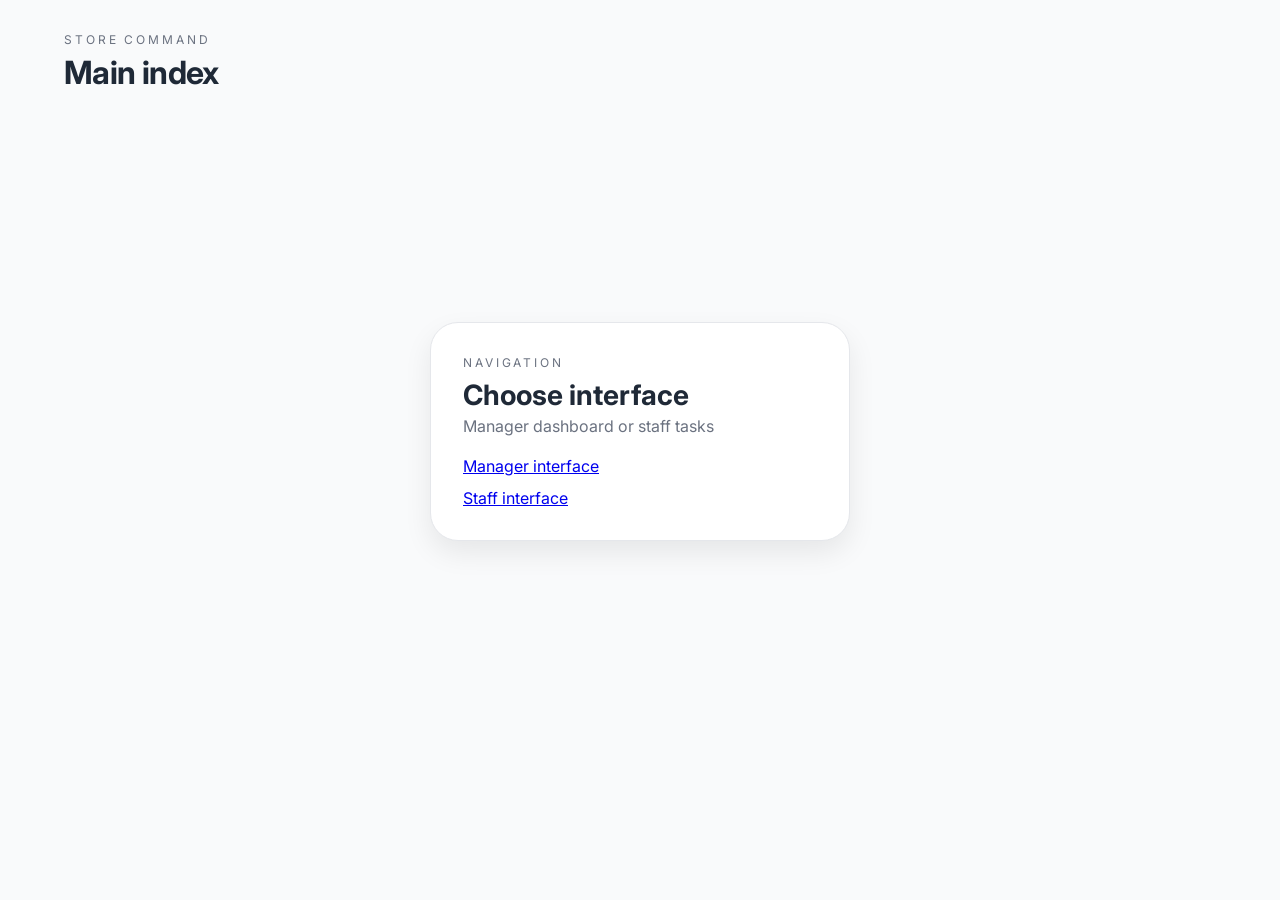
<file: index.html>
<!DOCTYPE html>
<html lang="en">
	<head>
		<meta charset="UTF-8" />
		<meta name="viewport" content="width=device-width, initial-scale=1.0" />
		<title>Store Command</title>
		<meta http-equiv="refresh" content="0; url=main/home.html" />
		<style>
			body {
				margin: 0;
				display: grid;
				place-items: center;
				min-height: 100vh;
				font-family: system-ui, sans-serif;
				background: #f9fafb;
				color: #6b7280;
			}
		</style>
	</head>
	<body>
		<p>Redirecting… <a href="main/home.html">Click here if not redirected</a></p>
		<script>
			window.location.replace("main/home.html");
		</script>
	</body>
</html>
</file>
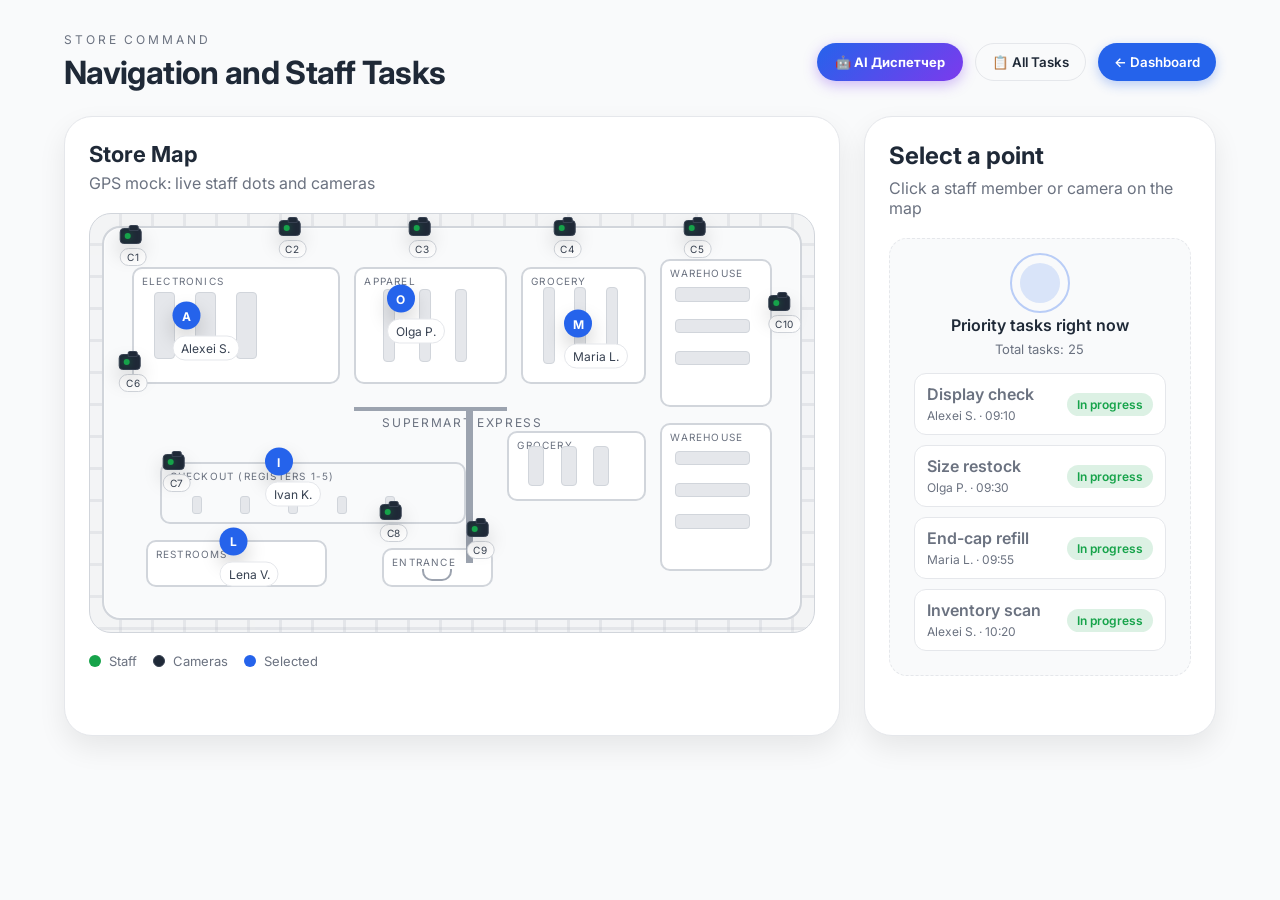
<file: map tracking/index.html>
<!DOCTYPE html>
<html lang="ru">
	<head>
		<meta charset="UTF-8" />
		<meta name="viewport" content="width=device-width, initial-scale=1.0" />
		<title>Navigation and Staff Tasks</title>
		<link rel="stylesheet" href="style.css" />
	</head>
	<body>
		<div class="app">
			<header class="topbar" id="appHeader">
				<div>
					<p class="eyebrow">Store Command</p>
					<h1>Navigation and Staff Tasks</h1>
				</div>
				<div class="topbar-actions">
					<button class="btn-dispatch" id="openDispatcher">🤖 AI Диспетчер</button>
					<button class="ghost" id="openAllTasks">📋 All Tasks</button>
					<button class="primary" id="backToDashboard">← Dashboard</button>
				</div>
			</header>

			<section class="view" id="managerView">
				<main class="layout">
					<section class="map-card">
						<div class="map-view" id="mapView">
							<div class="map-header">
								<div>
									<h2>Store Map</h2>
									<p>GPS mock: live staff dots and cameras</p>
								</div>
							</div>

							<div class="map" id="managerMap">
								<div class="map-grid"></div>
								<div class="blueprint">
									<div class="store-title">SuperMart Express</div>
									<div class="room electronics" style="--x: 4%; --y: 10%; --w: 30%; --h: 30%;">
										<span class="room-label">Electronics</span>
										<div class="aisle" style="--x: 10%; --y: 20%; --w: 10%; --h: 60%;"></div>
										<div class="aisle" style="--x: 30%; --y: 20%; --w: 10%; --h: 60%;"></div>
										<div class="aisle" style="--x: 50%; --y: 20%; --w: 10%; --h: 60%;"></div>
									</div>
									<div class="room apparel" style="--x: 36%; --y: 10%; --w: 22%; --h: 30%;">
										<span class="room-label">Apparel</span>
										<div class="aisle" style="--x: 18%; --y: 18%; --w: 8%; --h: 64%;"></div>
										<div class="aisle" style="--x: 42%; --y: 18%; --w: 8%; --h: 64%;"></div>
										<div class="aisle" style="--x: 66%; --y: 18%; --w: 8%; --h: 64%;"></div>
									</div>
									<div class="room grocery" style="--x: 60%; --y: 10%; --w: 18%; --h: 30%;">
										<span class="room-label">Grocery</span>
										<div class="aisle" style="--x: 16%; --y: 16%; --w: 10%; --h: 68%;"></div>
										<div class="aisle" style="--x: 42%; --y: 16%; --w: 10%; --h: 68%;"></div>
										<div class="aisle" style="--x: 68%; --y: 16%; --w: 10%; --h: 68%;"></div>
									</div>
									<div class="room warehouse" style="--x: 80%; --y: 8%; --w: 16%; --h: 38%;">
										<span class="room-label">Warehouse</span>
										<div class="aisle" style="--x: 12%; --y: 18%; --w: 70%; --h: 10%;"></div>
										<div class="aisle" style="--x: 12%; --y: 40%; --w: 70%; --h: 10%;"></div>
										<div class="aisle" style="--x: 12%; --y: 62%; --w: 70%; --h: 10%;"></div>
									</div>
									<div class="room grocery" style="--x: 58%; --y: 52%; --w: 20%; --h: 18%;">
										<span class="room-label">Grocery</span>
										<div class="aisle" style="--x: 14%; --y: 20%; --w: 12%; --h: 60%;"></div>
										<div class="aisle" style="--x: 38%; --y: 20%; --w: 12%; --h: 60%;"></div>
										<div class="aisle" style="--x: 62%; --y: 20%; --w: 12%; --h: 60%;"></div>
									</div>
									<div class="room warehouse" style="--x: 80%; --y: 50%; --w: 16%; --h: 38%;">
										<span class="room-label">Warehouse</span>
										<div class="aisle" style="--x: 12%; --y: 18%; --w: 70%; --h: 10%;"></div>
										<div class="aisle" style="--x: 12%; --y: 40%; --w: 70%; --h: 10%;"></div>
										<div class="aisle" style="--x: 12%; --y: 62%; --w: 70%; --h: 10%;"></div>
									</div>
									<div class="checkout" style="--x: 8%; --y: 60%; --w: 44%; --h: 16%;">
										<span class="room-label">Checkout (Registers 1-5)</span>
										<div class="register" style="--x: 10%; --y: 55%;"></div>
										<div class="register" style="--x: 26%; --y: 55%;"></div>
										<div class="register" style="--x: 42%; --y: 55%;"></div>
										<div class="register" style="--x: 58%; --y: 55%;"></div>
										<div class="register" style="--x: 74%; --y: 55%;"></div>
									</div>
									<div class="room restrooms" style="--x: 6%; --y: 80%; --w: 26%; --h: 12%;">
										<span class="room-label">Restrooms</span>
									</div>
									<div class="entrance" style="--x: 40%; --y: 82%; --w: 16%; --h: 10%;">
										<span class="room-label">Entrance</span>
										<div class="door"></div>
									</div>
									<div class="wall wall-v" style="--x: 52%; --y: 46%; --w: 1%; --h: 40%;"></div>
									<div class="wall wall-h" style="--x: 36%; --y: 46%; --w: 22%; --h: 1%;"></div>
								</div>
								<div class="markers" id="managerMarkers"></div>
							</div>

							<div class="legend" id="legend">
								<div class="legend-item">
									<span class="dot employee"></span>
									Staff
								</div>
								<div class="legend-item">
									<span class="dot camera"></span>
									Cameras
								</div>
								<div class="legend-item">
									<span class="dot focus"></span>
									Selected
								</div>
							</div>
						</div>

						<div class="tasks-panel" id="tasksView">
							<div class="tasks-panel-header">
								<div>
									<h2>All tasks</h2>
									<p>Status, assignee, and quick filters</p>
								</div>
								<button class="ghost bright" id="closeTasksPanel">Back to map</button>
							</div>

							<div class="filters">
								<input type="text" id="searchInput" placeholder="Search by title" />
								<select id="assigneeFilter">
									<option value="">All assignees</option>
								</select>
								<select id="statusFilter">
									<option value="">All statuses</option>
									<option value="active">In progress</option>
									<option value="pending">Pending</option>
									<option value="done">Done</option>
								</select>
							</div>

							<div class="tasks-table" id="tasksTable"></div>
						</div>
					</section>

					<aside class="side-panel" id="sidePanel">
						<div class="panel-header">
							<h2 id="panelTitle">Select a point</h2>
							<p id="panelSubtitle">Click a staff member or camera on the map</p>
						</div>

						<div class="panel-content" id="panelContent">
							<div class="placeholder">
								<div class="pulse"></div>
								<p class="placeholder-title">Priority tasks right now</p>
								<p class="placeholder-subtitle" id="tasksSummary">Total tasks: 0</p>
								<div class="priority-list" id="priorityList"></div>
							</div>
						</div>
					</aside>
				</main>
			</section>
		</div>

		<!-- All Tasks Modal -->
		<div class="all-tasks-overlay hidden" id="allTasksOverlay">
			<div class="all-tasks-modal">
				<div class="all-tasks-header">
					<div>
						<h2>📋 All Assigned Tasks</h2>
						<p>Tasks distributed to all staff members</p>
					</div>
					<button class="ghost" id="closeAllTasks">✕ Close</button>
				</div>
				<div class="all-tasks-filters">
					<input type="text" id="allTasksSearch" placeholder="🔍 Search tasks..." />
					<select id="allTasksEmployee">
						<option value="">All employees</option>
					</select>
					<select id="allTasksStatus">
						<option value="">All statuses</option>
						<option value="active">In progress</option>
						<option value="pending">Pending</option>
						<option value="done">Done</option>
					</select>
				</div>
				<div class="all-tasks-body" id="allTasksBody"></div>
			</div>
		</div>

		<!-- AI Dispatcher Panel -->
		<div class="dispatcher-overlay hidden" id="dispatcherPanel">
			<div class="dispatcher-modal">
				<div class="disp-header">
					<div>
						<h2 class="disp-title">🤖 AI Диспетчер задач</h2>
						<p class="disp-subtitle">Gemini анализирует доступность и расположение сотрудников на карте</p>
					</div>
					<button class="disp-close" id="closeDispatcher">✕</button>
				</div>
				<div class="disp-mode-bar">
					<span class="disp-mode-label">Режим:</span>
					<div class="disp-mode-btns">
						<button class="disp-mode-btn active" data-mode="proximity">📍 По близости</button>
						<button class="disp-mode-btn" data-mode="balance">⚖️ Равномерно</button>
					</div>
					<button class="btn-assign-all primary" id="assignAllBtn">⚡ Назначить всё</button>
				</div>
				<div class="disp-body">
					<div class="disp-section">
						<h3 class="disp-section-title">👥 Сотрудники</h3>
						<div class="disp-emp-grid" id="dispatchEmpGrid"></div>
					</div>
					<div class="disp-section">
						<h3 class="disp-section-title">📋 Нераспределённые задачи</h3>
						<div class="disp-task-list" id="dispatchTaskList"></div>
					</div>
				</div>
			</div>
		</div>

		<script src="../data.js"></script>
		<script src="script.js"></script>
		<script src="dispatcher.js"></script>
	</body>
</html>
</file>
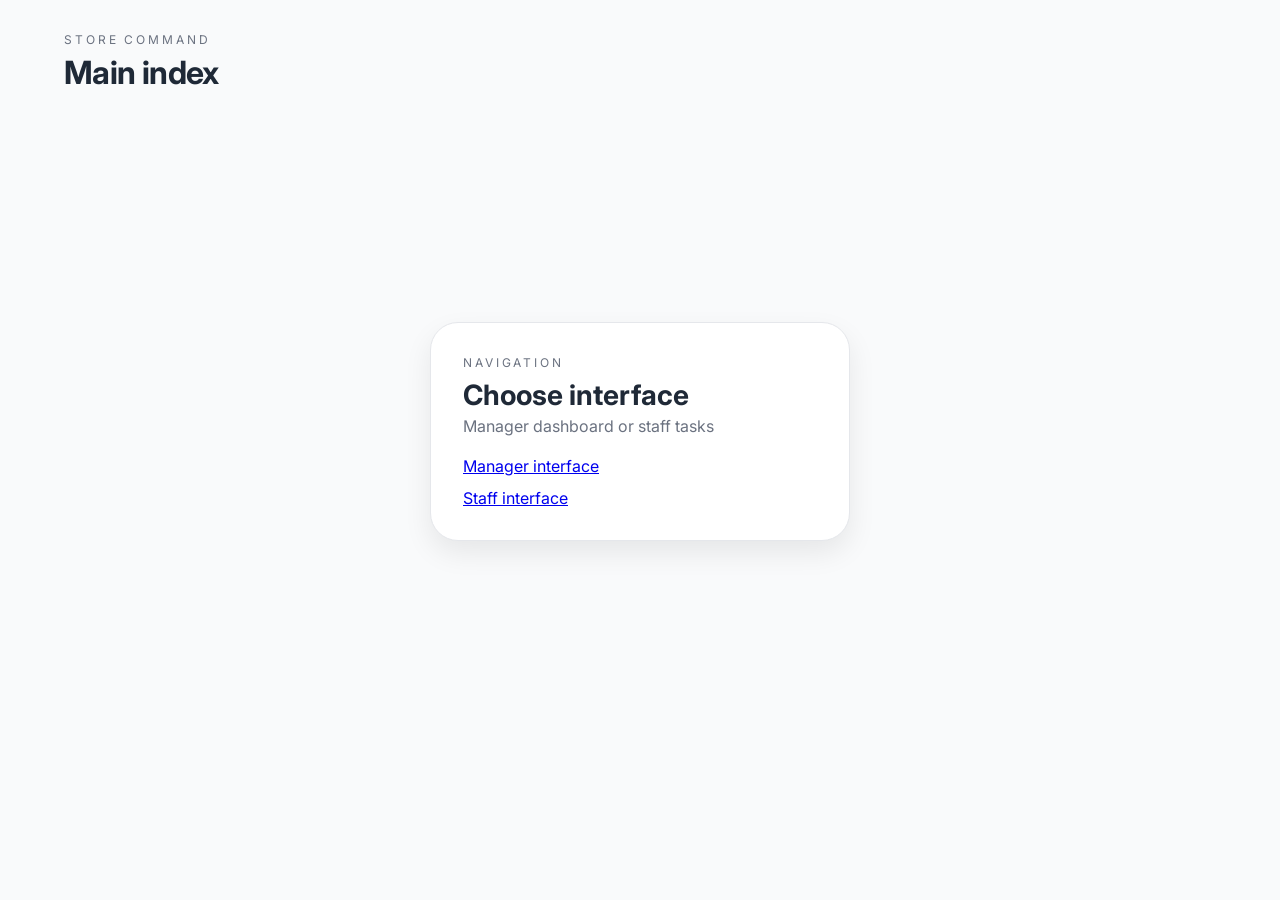
<file: main/home.html>
<!DOCTYPE html>
<html lang="ru">
	<head>
		<meta charset="UTF-8" />
		<meta name="viewport" content="width=device-width, initial-scale=1.0" />
		<title>Main index</title>
		<link rel="stylesheet" href="home.css" />
	</head>
	<body>
		<div class="app">
			<header class="topbar">
				<div>
					<p class="eyebrow">Store Command</p>
					<h1>Main index</h1>
				</div>
			</header>

			<section class="auth">
				<div class="auth-card">
					<p class="eyebrow">Navigation</p>
					<h2>Choose interface</h2>
					<p class="auth-subtitle">Manager dashboard or staff tasks</p>
					<div class="auth-actions">
						<a class="primary" href="../dashboard/dashboard.html">Manager interface</a>
						<a class="ghost" href="../staff interface/staff.html">Staff interface</a>
					</div>
				</div>
			</section>
		</div>
	</body>
</html>


<!-- ззз -->
</file>
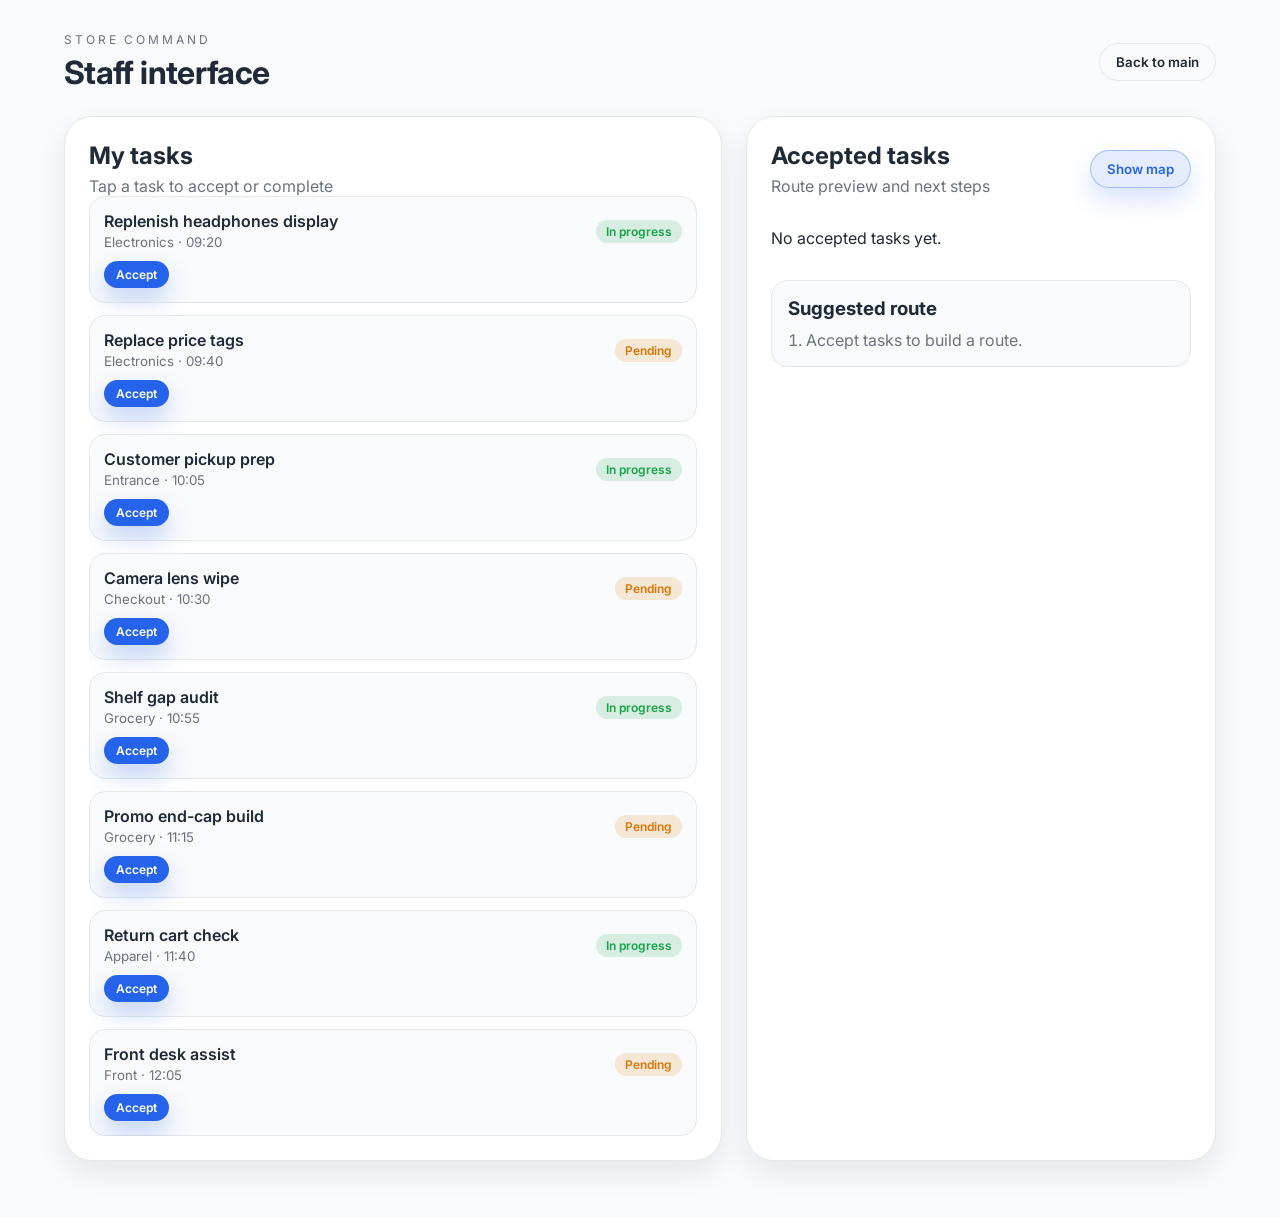
<file: staff interface/staff.html>
<!DOCTYPE html>
<html lang="ru">
	<head>
		<meta charset="UTF-8" />
		<meta name="viewport" content="width=device-width, initial-scale=1.0" />
		<title>Staff interface</title>
		<link rel="stylesheet" href="staff.css" />
	</head>
	<body>
		<div class="app">
			<header class="topbar">
				<div>
					<p class="eyebrow">Store Command</p>
					<h1>Staff interface</h1>
				</div>
				<div class="topbar-actions">
					<button class="ghost" id="backToMain">Back to main</button>
				</div>
			</header>

			<section class="view" id="employeeView">
				<div class="employee-layout">
					<section class="employee-left">
						<div class="employee-header">
							<div>
								<h2>My tasks</h2>
								<p>Tap a task to accept or complete</p>
							</div>
						</div>

						<div class="employee-view" id="employeeTasksView">
							<div class="task-list" id="employeeTaskList"></div>
						</div>

						<div class="employee-view hidden" id="employeeMapView">
							<div class="map-toolbar">
								<div>
									<h3>Product search</h3>
									<p>Find by name or SKU and highlight on map</p>
								</div>
								<div class="search-fields">
									<input type="text" id="productName" placeholder="Product name" />
									<input type="text" id="productId" placeholder="Product ID" />
									<button class="ghost" id="clearProduct">Clear</button>
								</div>
								<p class="search-result" id="productResult">No product selected.</p>
							</div>

							<div class="map map-employee" id="employeeMap">
								<div class="map-grid"></div>
								<div class="blueprint">
									<div class="store-title">SuperMart Express</div>
									<div class="room electronics" style="--x: 4%; --y: 10%; --w: 30%; --h: 30%;">
										<span class="room-label">Electronics</span>
										<div class="aisle" style="--x: 10%; --y: 20%; --w: 10%; --h: 60%;"></div>
										<div class="aisle" style="--x: 30%; --y: 20%; --w: 10%; --h: 60%;"></div>
										<div class="aisle" style="--x: 50%; --y: 20%; --w: 10%; --h: 60%;"></div>
									</div>
									<div class="room apparel" style="--x: 36%; --y: 10%; --w: 22%; --h: 30%;">
										<span class="room-label">Apparel</span>
										<div class="aisle" style="--x: 18%; --y: 18%; --w: 8%; --h: 64%;"></div>
										<div class="aisle" style="--x: 42%; --y: 18%; --w: 8%; --h: 64%;"></div>
										<div class="aisle" style="--x: 66%; --y: 18%; --w: 8%; --h: 64%;"></div>
									</div>
									<div class="room grocery" style="--x: 60%; --y: 10%; --w: 18%; --h: 30%;">
										<span class="room-label">Grocery</span>
										<div class="aisle" style="--x: 16%; --y: 16%; --w: 10%; --h: 68%;"></div>
										<div class="aisle" style="--x: 42%; --y: 16%; --w: 10%; --h: 68%;"></div>
										<div class="aisle" style="--x: 68%; --y: 16%; --w: 10%; --h: 68%;"></div>
									</div>
									<div class="room warehouse" style="--x: 80%; --y: 8%; --w: 16%; --h: 38%;">
										<span class="room-label">Warehouse</span>
										<div class="aisle" style="--x: 12%; --y: 18%; --w: 70%; --h: 10%;"></div>
										<div class="aisle" style="--x: 12%; --y: 40%; --w: 70%; --h: 10%;"></div>
										<div class="aisle" style="--x: 12%; --y: 62%; --w: 70%; --h: 10%;"></div>
									</div>
									<div class="room grocery" style="--x: 58%; --y: 52%; --w: 20%; --h: 18%;">
										<span class="room-label">Grocery</span>
										<div class="aisle" style="--x: 14%; --y: 20%; --w: 12%; --h: 60%;"></div>
										<div class="aisle" style="--x: 38%; --y: 20%; --w: 12%; --h: 60%;"></div>
										<div class="aisle" style="--x: 62%; --y: 20%; --w: 12%; --h: 60%;"></div>
									</div>
									<div class="room warehouse" style="--x: 80%; --y: 50%; --w: 16%; --h: 38%;">
										<span class="room-label">Warehouse</span>
										<div class="aisle" style="--x: 12%; --y: 18%; --w: 70%; --h: 10%;"></div>
										<div class="aisle" style="--x: 12%; --y: 40%; --w: 70%; --h: 10%;"></div>
										<div class="aisle" style="--x: 12%; --y: 62%; --w: 70%; --h: 10%;"></div>
									</div>
									<div class="checkout" style="--x: 8%; --y: 60%; --w: 44%; --h: 16%;">
										<span class="room-label">Checkout (Registers 1-5)</span>
										<div class="register" style="--x: 10%; --y: 55%;"></div>
										<div class="register" style="--x: 26%; --y: 55%;"></div>
										<div class="register" style="--x: 42%; --y: 55%;"></div>
										<div class="register" style="--x: 58%; --y: 55%;"></div>
										<div class="register" style="--x: 74%; --y: 55%;"></div>
									</div>
									<div class="room restrooms" style="--x: 6%; --y: 80%; --w: 26%; --h: 12%;">
										<span class="room-label">Restrooms</span>
									</div>
									<div class="entrance" style="--x: 40%; --y: 82%; --w: 16%; --h: 10%;">
										<span class="room-label">Entrance</span>
										<div class="door"></div>
									</div>
									<div class="wall wall-v" style="--x: 52%; --y: 46%; --w: 1%; --h: 40%;"></div>
									<div class="wall wall-h" style="--x: 36%; --y: 46%; --w: 22%; --h: 1%;"></div>
								</div>
								<div class="markers" id="employeeMarkers"></div>
								<div class="interaction-markers" id="interactionMarkers"></div>
								<div class="product-marker" id="productMarker">
									<span id="productLabel">SKU</span>
								</div>
							</div>
						</div>
					</section>

					<aside class="employee-right">
						<div class="employee-right-header">
							<div>
								<h2>Accepted tasks</h2>
								<p>Route preview and next steps</p>
							</div>
							<button class="ghost bright" id="toggleEmployeeMap">Show map</button>
						</div>

						<div class="accepted-list" id="acceptedTasks"></div>

						<div class="route-card">
							<h3>Suggested route</h3>
							<ol id="routeSteps"></ol>
						</div>
					</aside>
				</div>
			</section>
		</div>

		<script src="../data.js"></script>
		<script src="staff.js"></script>
	</body>
</html>
</file>
<file: map tracking/style.css>
@import url("https://fonts.googleapis.com/css2?family=Inter:wght@300;400;500;600;700&display=swap");

:root {
	--bg: #f9fafb;
	--ink: #1f2937;
	--muted: #6b7280;
	--accent: #2563eb;
	--accent-2: #16a34a;
	--surface: #f9fafb;
	--card: #ffffff;
	--outline: #e5e7eb;
	--success: #16a34a;
	--warning: #d97706;
	--shadow: 0 12px 28px rgba(0, 0, 0, 0.08);
	--gray-50: #f9fafb;
	--gray-100: #f3f4f6;
	--gray-200: #e5e7eb;
	--gray-300: #d1d5db;
	--gray-400: #9ca3af;
	--gray-500: #6b7280;
	--gray-700: #374151;
	--gray-800: #1f2937;
	--white: #ffffff;
}

* {
	box-sizing: border-box;
}

.hidden {
	display: none !important;
}

body {
	margin: 0;
	font-family: "Inter", system-ui, -apple-system, sans-serif;
	color: var(--ink);
	background: var(--bg);
	min-height: 100vh;
}

.app {
	max-width: 1200px;
	margin: 0 auto;
	padding: 32px 24px 56px;
}

.topbar {
	display: flex;
	align-items: center;
	justify-content: space-between;
	gap: 16px;
	margin-bottom: 24px;
}

.topbar h1 {
	margin: 6px 0 0;
	font-size: 32px;
	letter-spacing: -0.02em;
}

.eyebrow {
	text-transform: uppercase;
	font-size: 12px;
	letter-spacing: 0.24em;
	color: var(--muted);
	margin: 0;
}

.topbar-actions {
	display: flex;
	gap: 12px;
}

button {
	border: none;
	padding: 10px 16px;
	border-radius: 999px;
	font-family: "Inter", system-ui, sans-serif;
	font-weight: 600;
	cursor: pointer;
	transition: transform 0.2s ease, box-shadow 0.2s ease;
}

button:hover {
	transform: translateY(-1px);
}

button.primary {
	background: var(--accent);
	color: #fff;
	box-shadow: 0 12px 24px rgba(37, 99, 235, 0.25);
}

button.ghost {
	background: transparent;
	border: 1px solid var(--outline);
	color: var(--gray-600);
}

button.ghost:hover {
	background: var(--gray-100);
}

button.ghost.bright {
	background: rgba(37, 99, 235, 0.12);
	border-color: rgba(37, 99, 235, 0.35);
	color: var(--accent);
	box-shadow: 0 12px 24px rgba(37, 99, 235, 0.18);
}

.auth {
	min-height: 70vh;
	display: grid;
	place-items: center;
}

.auth-card {
	background: var(--card);
	border: 1px solid var(--outline);
	border-radius: 28px;
	padding: 32px;
	width: min(420px, 100%);
	box-shadow: var(--shadow);
}

.auth-card h2 {
	margin: 8px 0 4px;
	font-size: 28px;
}

.auth-subtitle {
	margin: 0 0 20px;
	color: var(--muted);
}

.auth-actions {
	display: grid;
	gap: 12px;
}

.layout {
	display: grid;
	grid-template-columns: minmax(0, 2.2fr) minmax(0, 1fr);
	gap: 24px;
}

.view {
	animation: fadeIn 0.25s ease;
}

.employee-layout {
	display: grid;
	grid-template-columns: minmax(0, 1.4fr) minmax(0, 1fr);
	gap: 24px;
}

.employee-left,
.employee-right {
	background: var(--card);
	border: 1px solid var(--outline);
	border-radius: 28px;
	padding: 24px;
	box-shadow: var(--shadow);
	min-height: 620px;
	display: flex;
	flex-direction: column;
}

.employee-header h2,
.employee-right-header h2 {
	margin: 0 0 6px;
}

.employee-header p,
.employee-right-header p {
	margin: 0;
	color: var(--muted);
}

.employee-right-header {
	display: flex;
	justify-content: space-between;
	align-items: center;
	gap: 16px;
	margin-bottom: 16px;
}

.employee-view {
	flex: 1;
	overflow: auto;
}

.task-list {
	display: grid;
	gap: 12px;
}

.task-card {
	background: var(--gray-50);
	border: 1px solid var(--gray-200);
	border-radius: 16px;
	padding: 14px;
	display: grid;
	gap: 10px;
}

.task-card-header {
	display: flex;
	justify-content: space-between;
	align-items: center;
	gap: 10px;
}

.task-card-actions {
	display: flex;
	gap: 8px;
}

.task-card-actions button {
	padding: 6px 12px;
	font-size: 12px;
}

.task-card small {
	color: var(--muted);
}

.map-toolbar {
	background: var(--gray-50);
	border: 1px solid var(--gray-200);
	border-radius: 18px;
	padding: 16px;
	margin-bottom: 16px;
}

.map-toolbar h3 {
	margin: 0 0 4px;
}

.map-toolbar p {
	margin: 0 0 12px;
	color: var(--muted);
}

.search-fields {
	display: grid;
	grid-template-columns: repeat(auto-fit, minmax(140px, 1fr));
	gap: 10px;
}

.search-fields input {
	padding: 10px 12px;
	border-radius: 10px;
	border: 1px solid var(--gray-200);
	background: var(--white);
	color: var(--gray-800);
}

.search-result {
	margin: 10px 0 0;
	color: var(--muted);
	font-size: 13px;
}

.accepted-list {
	display: grid;
	gap: 12px;
	margin-bottom: 16px;
}

.route-card {
	background: var(--gray-50);
	border: 1px solid var(--gray-200);
	border-radius: 16px;
	padding: 16px;
}

.route-card h3 {
	margin: 0 0 10px;
}

.route-card ol {
	margin: 0;
	padding-left: 18px;
	color: var(--muted);
}

.map-card,
.side-panel {
	background: var(--card);
	border: 1px solid var(--outline);
	border-radius: 28px;
	box-shadow: var(--shadow);
	padding: 24px;
	position: relative;
	overflow: hidden;
}

.map-card {
	min-height: 620px;
	display: flex;
	flex-direction: column;
}

.map-view.hidden,
.tasks-panel.hidden {
	display: none;
}

.map-view {
	display: flex;
	flex-direction: column;
	flex: 1;
}

.map-header h2 {
	margin: 0 0 6px;
	font-size: 22px;
}

.map-header p {
	margin: 0;
	color: var(--muted);
}

.map-header {
	display: flex;
	justify-content: space-between;
	align-items: center;
	gap: 16px;
}

.map {
	margin-top: 20px;
	position: relative;
	height: 420px;
	background: var(--gray-100);
	border-radius: 22px;
	border: 1px solid var(--gray-300);
	overflow: hidden;
}

.map-employee {
	margin-top: 0;
	height: 360px;
}

.map-grid {
	position: absolute;
	inset: 0;
	background-image: linear-gradient(
			transparent 92%,
			rgba(156, 163, 175, 0.25) 92%
		),
		linear-gradient(90deg, transparent 92%, rgba(156, 163, 175, 0.25) 92%);
	background-size: 32px 32px;
	opacity: 0.7;
}

.blueprint {
	position: absolute;
	inset: 12px;
	border: 2px solid var(--gray-300);
	border-radius: 18px;
	background: var(--gray-50);
	box-shadow: inset 0 0 0 1px rgba(255, 255, 255, 0.6);
	color: var(--gray-700);
}

.store-title {
	position: absolute;
	left: 40%;
	top: 48%;
	font-size: 12px;
	letter-spacing: 0.14em;
	text-transform: uppercase;
	color: var(--gray-500);
}

.room,
.checkout,
.entrance {
	position: absolute;
	left: var(--x);
	top: var(--y);
	width: var(--w);
	height: var(--h);
	background: var(--white);
	border: 2px solid var(--gray-300);
	border-radius: 10px;
}

.checkout {
	background: var(--gray-50);
}

.room-label {
	position: absolute;
	top: 6px;
	left: 8px;
	font-size: 10px;
	letter-spacing: 0.12em;
	text-transform: uppercase;
	color: var(--gray-500);
}

.aisle {
	position: absolute;
	left: var(--x);
	top: var(--y);
	width: var(--w);
	height: var(--h);
	background: var(--gray-200);
	border: 1px solid var(--gray-300);
	border-radius: 4px;
}

.register {
	position: absolute;
	left: var(--x);
	top: var(--y);
	width: 10px;
	height: 18px;
	background: var(--gray-200);
	border: 1px solid var(--gray-300);
	border-radius: 3px;
}

.door {
	position: absolute;
	bottom: 4px;
	left: 35%;
	width: 30px;
	height: 12px;
	border: 2px solid var(--gray-400);
	border-top: none;
	border-radius: 0 0 10px 10px;
}

.wall {
	position: absolute;
	left: var(--x);
	top: var(--y);
	width: var(--w);
	height: var(--h);
	background: var(--gray-400);
}

.markers {
	position: absolute;
	inset: 0;
	z-index: 3;
}

.markers {
	position: absolute;
	inset: 0;
}

.marker {
	position: absolute;
	transform: translate(-50%, -50%);
	cursor: pointer;
	animation: pop 0.4s ease;
}

.marker .pin {
	width: 28px;
	height: 28px;
	border-radius: 50%;
	transform: none;
	display: grid;
	place-items: center;
	box-shadow: 0 10px 20px rgba(0, 0, 0, 0.18);
}

.marker.employee .pin {
	background: var(--accent);
	color: #ffffff;
	font-weight: 700;
}

.marker.camera .pin {
	width: 22px;
	height: 16px;
	border-radius: 4px;
	background: var(--gray-800);
	border: 1px solid var(--gray-700);
	position: relative;
}

.marker.camera .pin::before {
	content: "";
	position: absolute;
	left: 4px;
	top: 4px;
	width: 6px;
	height: 6px;
	border-radius: 50%;
	background: var(--accent-2);
	box-shadow: 0 0 6px rgba(22, 163, 74, 0.5);
}

.marker.camera .pin::after {
	content: "";
	position: absolute;
	right: 2px;
	top: -4px;
	width: 8px;
	height: 4px;
	border-radius: 2px 2px 0 0;
	background: var(--gray-800);
	border: 1px solid var(--gray-700);
}

.marker .pin span {
	transform: none;
	color: inherit;
	font-size: 12px;
}

.marker .label {
	margin-top: 6px;
	background: var(--white);
	padding: 4px 8px;
	border-radius: 999px;
	font-size: 12px;
	border: 1px solid var(--gray-200);
	white-space: nowrap;
	color: var(--gray-700);
}

.marker.camera .label {
	margin-top: 4px;
	padding: 2px 6px;
	font-size: 10px;
	letter-spacing: 0.08em;
	border-color: var(--gray-300);
}

.marker.focus .pin {
	outline: 3px solid rgba(37, 99, 235, 0.35);
}

.product-marker {
	position: absolute;
	width: 18px;
	height: 18px;
	border-radius: 50%;
	background: var(--accent);
	box-shadow: 0 0 12px rgba(37, 99, 235, 0.35);
	transform: translate(-50%, -50%);
	z-index: 4;
	display: none;
}

.interaction-markers {
	position: absolute;
	inset: 0;
	z-index: 4;
}

.interaction-marker {
	position: absolute;
	width: 14px;
	height: 14px;
	border-radius: 50%;
	background: var(--accent-2);
	box-shadow: 0 0 10px rgba(22, 163, 74, 0.35);
	transform: translate(-50%, -50%);
}

.interaction-marker::after {
	content: "";
	position: absolute;
	inset: -8px;
	border-radius: 50%;
	border: 1px solid rgba(22, 163, 74, 0.35);
	animation: ping 1.8s infinite;
}

.product-marker span {
	position: absolute;
	top: 20px;
	left: 50%;
	transform: translateX(-50%);
	background: var(--white);
	color: var(--gray-700);
	border: 1px solid var(--gray-200);
	border-radius: 999px;
	padding: 2px 8px;
	font-size: 10px;
}

.legend {
	margin-top: 20px;
	display: flex;
	gap: 16px;
	flex-wrap: wrap;
	align-items: center;
	color: var(--muted);
	font-size: 13px;
}



.legend-item {
	display: flex;
	align-items: center;
	gap: 8px;
}

.dot {
	width: 12px;
	height: 12px;
	border-radius: 50%;
	display: inline-block;
}

.dot.employee {
	background: var(--accent-2);
}

.dot.camera {
	background: var(--gray-800);
	border: 1px solid var(--gray-700);
}

.dot.focus {
	background: var(--accent);
}

.side-panel {
	display: flex;
	flex-direction: column;
	min-height: auto;
}

.panel-header h2 {
	margin: 0 0 8px;
}

.panel-header p {
	margin: 0;
	color: var(--muted);
}

.panel-content {
	margin-top: 20px;
	display: flex;
	flex-direction: column;
	gap: 16px;
	flex: 0 0 auto;
}

.placeholder {
	background: var(--gray-50);
	border-radius: 18px;
	border: 1px dashed var(--gray-200);
	padding: 24px;
	text-align: center;
	color: var(--muted);
}

.placeholder-title {
	margin: 0 0 6px;
	font-weight: 600;
	color: var(--ink);
}

.placeholder-subtitle {
	margin: 0 0 16px;
	font-size: 13px;
}

.priority-list {
	display: grid;
	gap: 10px;
	text-align: left;
}

.priority-item {
	background: var(--white);
	border: 1px solid var(--gray-200);
	border-radius: 12px;
	padding: 10px 12px;
	display: flex;
	justify-content: space-between;
	align-items: center;
	gap: 10px;
}

.priority-item span {
	font-size: 12px;
	color: var(--muted);
}

.pulse {
	width: 40px;
	height: 40px;
	border-radius: 50%;
	margin: 0 auto 12px;
	background: rgba(37, 99, 235, 0.15);
	position: relative;
}

.pulse::after {
	content: "";
	position: absolute;
	inset: -10px;
	border-radius: 50%;
	border: 2px solid rgba(37, 99, 235, 0.3);
	animation: ping 2s infinite;
}

.info-card {
	background: var(--gray-50);
	border: 1px solid var(--gray-200);
	border-radius: 18px;
	padding: 16px;
}

.info-card h3 {
	margin: 0 0 8px;
}

.meta {
	font-size: 13px;
	color: var(--muted);
	display: flex;
	gap: 12px;
	flex-wrap: wrap;
}

.tasks {
	display: grid;
	gap: 12px;
}

.task-item {
	padding: 12px;
	border-radius: 14px;
	border: 1px solid var(--gray-200);
	background: var(--white);
	display: flex;
	justify-content: space-between;
	gap: 12px;
}

.task-title {
	font-weight: 600;
}

.task-meta {
	font-family: "Courier New", monospace;
	font-size: 12px;
	color: var(--muted);
}

.status {
	padding: 4px 10px;
	border-radius: 999px;
	font-size: 12px;
	font-weight: 600;
}

.status.active {
	background: rgba(22, 163, 74, 0.15);
	color: var(--accent-2);
}

.status.pending {
	background: rgba(217, 119, 6, 0.15);
	color: var(--warning);
}

.status.done {
	background: rgba(37, 99, 235, 0.12);
	color: var(--accent);
}

.task-form {
	display: grid;
	gap: 10px;
}

.task-form input,
.task-form select {
	padding: 10px 12px;
	border-radius: 12px;
	border: 1px solid var(--gray-200);
	font-family: "Inter", system-ui, sans-serif;
	background: var(--white);
	color: var(--gray-800);
}

.tasks-panel {
	display: none;
	flex-direction: column;
	gap: 16px;
	flex: 1;
	overflow: auto;
}

.tasks-panel.active {
	display: flex;
}

.tasks-panel-header {
	display: flex;
	justify-content: space-between;
	align-items: center;
	gap: 16px;
}

.filters {
	margin-top: 16px;
	display: grid;
	grid-template-columns: repeat(auto-fit, minmax(180px, 1fr));
	gap: 12px;
}

.filters input,
.filters select {
	padding: 10px 12px;
	border-radius: 12px;
	border: 1px solid var(--gray-200);
	font-family: "Inter", system-ui, sans-serif;
	background: var(--white);
	color: var(--gray-800);
}

.tasks-table {
	margin-top: 16px;
	display: grid;
	gap: 10px;
}

.table-row {
	display: grid;
	grid-template-columns: 1.4fr 1fr 1fr 1fr;
	gap: 10px;
	align-items: center;
	background: var(--white);
	border-radius: 14px;
	padding: 12px 14px;
	border: 1px solid var(--gray-200);
	font-size: 14px;
}

.table-row.header {
	background: transparent;
	border: none;
	font-weight: 600;
	color: var(--muted);
	font-size: 12px;
	text-transform: uppercase;
	letter-spacing: 0.12em;
}

.camera-preview {
	height: 140px;
	border-radius: 16px;
	background: linear-gradient(135deg, #1f2937, #374151 45%, #111827);
	color: #fff;
	display: grid;
	place-items: center;
	font-family: "Courier New", monospace;
	letter-spacing: 0.08em;
	border: 1px solid var(--gray-700);
}

@keyframes pop {
	from {
		transform: translate(-50%, -50%) scale(0.8);
		opacity: 0;
	}
	to {
		transform: translate(-50%, -50%) scale(1);
		opacity: 1;
	}
}

@keyframes ping {
	0% {
		transform: scale(1);
		opacity: 1;
	}
	70% {
		transform: scale(1.4);
		opacity: 0;
	}
	100% {
		opacity: 0;
	}
}

@keyframes slideUp {
	from {
		transform: translateY(30px);
	}
	to {
		transform: translateY(0);
	}
}

@keyframes fadeIn {
	from {
		opacity: 0;
		transform: translateY(8px);
	}
	to {
		opacity: 1;
		transform: translateY(0);
	}
}

@media (max-width: 980px) {
	.layout {
		grid-template-columns: 1fr;
	}

	.side-panel {
		min-height: auto;
	}

	.map {
		height: 360px;
	}

	.map-card {
		min-height: auto;
	}

	.employee-layout {
		grid-template-columns: 1fr;
	}

	.employee-left,
	.employee-right {
		min-height: auto;
	}

	.map-header {
		flex-direction: column;
		align-items: flex-start;
	}

	.topbar {
		flex-direction: column;
		align-items: flex-start;
	}
}

@media (max-width: 720px) {
	.app {
		padding: 24px 16px 40px;
	}

	.topbar h1 {
		font-size: 24px;
	}

	.map {
		height: 320px;
	}

	.tasks-table .table-row {
		grid-template-columns: 1fr;
		gap: 6px;
	}

	.tasks-table .table-row > div {
		font-size: 13px;
	}

	.employee-right-header {
		flex-direction: column;
		align-items: flex-start;
	}
}

/* ===== ALL TASKS MODAL ===== */

.all-tasks-overlay {
	position: fixed;
	inset: 0;
	z-index: 300;
	background: rgba(0, 0, 0, .5);
	backdrop-filter: blur(6px);
	display: flex;
	align-items: flex-start;
	justify-content: center;
	padding: 32px 16px 24px;
	overflow-y: auto;
}
.all-tasks-overlay.hidden { display: none !important; }

.all-tasks-modal {
	background: var(--white);
	border-radius: 24px;
	width: 100%;
	max-width: 760px;
	box-shadow: 0 24px 64px rgba(0, 0, 0, .2);
	overflow: hidden;
	animation: atSlide .22s ease;
}
@keyframes atSlide {
	from { opacity: 0; transform: translateY(18px); }
	to   { opacity: 1; transform: translateY(0); }
}

.all-tasks-header {
	display: flex;
	align-items: center;
	justify-content: space-between;
	padding: 22px 28px 18px;
	border-bottom: 1px solid var(--gray-200);
	background: linear-gradient(135deg, var(--gray-50), #f0fdf4);
}
.all-tasks-header h2 {
	margin: 0 0 4px;
	font-size: 18px;
	font-weight: 700;
	color: var(--gray-800);
}
.all-tasks-header p {
	margin: 0;
	font-size: 13px;
	color: var(--muted);
}

.all-tasks-filters {
	display: flex;
	gap: 10px;
	padding: 14px 28px;
	background: var(--gray-50);
	border-bottom: 1px solid var(--gray-200);
	flex-wrap: wrap;
}
.all-tasks-filters input,
.all-tasks-filters select {
	flex: 1;
	min-width: 140px;
	padding: 8px 12px;
	border: 1px solid var(--gray-200);
	border-radius: 10px;
	font-family: "Inter", system-ui, sans-serif;
	font-size: 13px;
	color: var(--gray-800);
	background: var(--white);
	outline: none;
	transition: border-color .18s;
}
.all-tasks-filters input:focus,
.all-tasks-filters select:focus { border-color: var(--accent); }

.all-tasks-body {
	padding: 20px 28px 28px;
	display: flex;
	flex-direction: column;
	gap: 16px;
	max-height: 65vh;
	overflow-y: auto;
}

/* Employee group */
.at-group {
	border: 1.5px solid var(--gray-200);
	border-radius: 18px;
	overflow: hidden;
}

.at-emp-header {
	display: flex;
	align-items: center;
	gap: 12px;
	padding: 14px 18px;
	background: var(--gray-50);
	border-bottom: 1px solid var(--gray-200);
	transition: background .18s;
}

/* Accordion */
.at-emp-header.at-clickable {
	cursor: pointer;
	user-select: none;
}
.at-emp-header.at-clickable:hover {
	background: #eff6ff;
}
.at-emp-info {
	display: flex;
	flex-direction: column;
	flex: 1;
	min-width: 0;
}
.at-chevron {
	color: var(--muted);
	display: flex;
	align-items: center;
	transition: transform .25s ease;
	flex-shrink: 0;
	margin-left: 4px;
}
.at-group.at-collapsed .at-chevron {
	transform: rotate(-90deg);
}
.at-task-list {
	max-height: 2000px;
	overflow: hidden;
	transition: max-height .3s ease, opacity .25s ease;
	opacity: 1;
}
.at-group.at-collapsed .at-task-list {
	max-height: 0;
	opacity: 0;
}
.at-group.at-collapsed .at-emp-header {
	border-bottom: none;
}
.at-avatar {
	width: 34px;
	height: 34px;
	border-radius: 50%;
	background: linear-gradient(135deg, var(--accent), #60a5fa);
	color: #fff;
	font-size: 14px;
	font-weight: 700;
	display: flex;
	align-items: center;
	justify-content: center;
	flex-shrink: 0;
}
.at-emp-header strong {
	display: block;
	font-size: 14px;
	font-weight: 600;
	color: var(--gray-800);
}
.at-emp-meta {
	font-size: 12px;
	color: var(--muted);
}
.at-count {
	margin-left: auto;
	font-size: 12px;
	font-weight: 600;
	color: var(--accent);
	background: rgba(37, 99, 235, .1);
	padding: 3px 10px;
	border-radius: 99px;
	white-space: nowrap;
}

/* Task rows */
.at-task-list { display: flex; flex-direction: column; }

.at-task-row {
	display: flex;
	align-items: center;
	justify-content: space-between;
	gap: 12px;
	padding: 11px 18px;
	border-bottom: 1px solid var(--gray-100);
	transition: background .15s;
}
.at-task-row:last-child { border-bottom: none; }
.at-task-row:hover { background: var(--gray-50); }

.at-task-title { font-size: 13px; font-weight: 500; color: var(--gray-800); }
.at-task-meta  { font-size: 11px; color: var(--muted); margin-top: 2px; }
.at-ai-badge {
	background: #f5f3ff;
	color: #7c3aed;
	font-size: 10px;
	font-weight: 700;
	padding: 1px 6px;
	border-radius: 99px;
	border: 1px solid #c4b5fd;
}

/* Dashboard primary button override in topbar */
.topbar button.primary {
	background: var(--accent);
	color: #fff;
	border: none;
	box-shadow: 0 4px 12px rgba(37, 99, 235, .3);
}
.topbar button.primary:hover {
	background: #1d4ed8;
	box-shadow: 0 6px 18px rgba(37, 99, 235, .4);
}

@media (max-width: 600px) {
	.all-tasks-filters { flex-direction: column; }
	.all-tasks-header, .all-tasks-body { padding-left: 16px; padding-right: 16px; }
	.all-tasks-filters { padding-left: 16px; padding-right: 16px; }
}

/* ===== AI DISPATCHER ===== */

.btn-dispatch {
	background: linear-gradient(135deg, #2563eb, #7c3aed);
	color: #fff;
	border: none;
	padding: 9px 18px;
	border-radius: 999px;
	font-weight: 700;
	font-size: 13px;
	cursor: pointer;
	box-shadow: 0 4px 14px rgba(124,58,237,.35);
	transition: transform .2s, box-shadow .2s;
}
.btn-dispatch:hover {
	transform: translateY(-2px);
	box-shadow: 0 8px 20px rgba(124,58,237,.45);
}

.dispatcher-overlay {
	position: fixed;
	inset: 0;
	z-index: 400;
	background: rgba(0,0,0,.5);
	backdrop-filter: blur(6px);
	display: flex;
	align-items: flex-start;
	justify-content: center;
	padding: 24px 16px 24px;
	overflow-y: auto;
}
.dispatcher-overlay.hidden { display: none !important; }

.dispatcher-modal {
	background: var(--white);
	border-radius: 24px;
	width: 100%;
	max-width: 900px;
	box-shadow: 0 24px 64px rgba(0,0,0,.18);
	overflow: hidden;
	animation: dispSlideUp .25s ease;
}
@keyframes dispSlideUp {
	from { opacity: 0; transform: translateY(20px); }
	to   { opacity: 1; transform: translateY(0); }
}

.disp-header {
	display: flex;
	align-items: center;
	justify-content: space-between;
	padding: 22px 28px 18px;
	border-bottom: 1px solid var(--gray-200);
	background: linear-gradient(135deg, #eff6ff, #f5f3ff);
}
.disp-title   { margin: 0 0 4px; font-size: 20px; font-weight: 700; color: var(--gray-800); }
.disp-subtitle { margin: 0; font-size: 13px; color: var(--muted); }
.disp-close {
	background: none; border: none; font-size: 20px; cursor: pointer;
	color: var(--gray-400); width: 36px; height: 36px; border-radius: 50%;
	display: flex; align-items: center; justify-content: center; transition: background .18s;
}
.disp-close:hover { background: var(--gray-100); color: var(--gray-700); transform: none; }

.disp-mode-bar {
	display: flex;
	align-items: center;
	gap: 12px;
	padding: 14px 28px;
	background: var(--gray-50);
	border-bottom: 1px solid var(--gray-200);
	flex-wrap: wrap;
}
.disp-mode-label { font-size: 13px; color: var(--muted); font-weight: 500; }
.disp-mode-btns  { display: flex; gap: 6px; }
.disp-mode-btn {
	padding: 6px 14px; border-radius: 999px; font-size: 12px; font-weight: 600;
	cursor: pointer; border: 1.5px solid var(--gray-300); background: var(--white); color: var(--muted);
	transition: all .18s;
}
.disp-mode-btn.active { background: #2563eb; color: #fff; border-color: #2563eb; box-shadow: 0 4px 12px rgba(37,99,235,.3); }
.disp-mode-btn:hover:not(.active) { background: var(--gray-100); }

.btn-assign-all {
	margin-left: auto; padding: 8px 18px; border-radius: 999px; font-size: 13px; font-weight: 700;
	cursor: pointer; border: none;
	background: linear-gradient(135deg, #2563eb, #7c3aed);
	color: #fff; box-shadow: 0 4px 12px rgba(37,99,235,.3);
	transition: transform .18s, box-shadow .18s;
}
.btn-assign-all:hover { transform: translateY(-1px); box-shadow: 0 6px 18px rgba(37,99,235,.4); }

.disp-body { padding: 20px 28px 28px; display: flex; flex-direction: column; gap: 24px; overflow-y: auto; max-height: 70vh; }
.disp-section-title { font-size: 12px; font-weight: 700; text-transform: uppercase; letter-spacing: .5px; color: var(--muted); margin: 0 0 12px; }

.disp-emp-grid { display: grid; grid-template-columns: repeat(auto-fill, minmax(170px,1fr)); gap: 12px; }
.disp-emp-card {
	border-radius: 16px; padding: 14px; border: 1.5px solid var(--gray-200);
	background: var(--white); display: flex; flex-direction: column; gap: 8px;
	transition: box-shadow .18s, transform .18s;
}
.disp-emp-card:hover { box-shadow: 0 4px 16px rgba(0,0,0,.08); transform: translateY(-2px); }
.disp-emp-card.emp-available { border-color: #86efac; background: #f0fdf4; }
.disp-emp-card.emp-onduty    { border-color: #fde68a; background: #fffbeb; }
.disp-emp-card.emp-busy      { border-color: #fca5a5; background: #fef2f2; opacity: .75; }

.disp-emp-top { display: flex; align-items: center; gap: 8px; }
.disp-emp-avatar {
	width: 32px; height: 32px; border-radius: 50%; flex-shrink: 0;
	background: linear-gradient(135deg, #2563eb, #60a5fa);
	color: #fff; font-size: 13px; font-weight: 700;
	display: flex; align-items: center; justify-content: center;
}
.disp-emp-name  { font-size: 13px; font-weight: 600; color: var(--gray-800); }
.disp-emp-role  { font-size: 11px; color: var(--gray-400); }
.disp-status-badge { margin-left: auto; font-size: 10px; font-weight: 600; color: var(--gray-700); white-space: nowrap; }
.disp-emp-zone  { font-size: 11px; color: var(--muted); }
.disp-load-row  { display: flex; justify-content: space-between; font-size: 11px; color: var(--muted); }
.disp-load-bar  { height: 5px; background: var(--gray-200); border-radius: 99px; overflow: hidden; }
.disp-load-fill { height: 100%; border-radius: 99px; transition: width .4s; }

.disp-task-list { display: flex; flex-direction: column; gap: 12px; }
.disp-task-card {
	border: 1.5px solid var(--gray-200); border-radius: 16px; padding: 16px;
	background: var(--white); display: flex; flex-direction: column; gap: 12px;
	transition: box-shadow .18s;
}
.disp-task-card:hover { box-shadow: 0 4px 16px rgba(0,0,0,.07); }

.disp-task-header { display: flex; align-items: flex-start; justify-content: space-between; gap: 12px; }
.disp-task-title  { font-size: 14px; font-weight: 600; color: var(--gray-800); }
.disp-task-meta   { font-size: 12px; color: var(--muted); margin-top: 3px; }
.disp-task-pos    { font-size: 10px; color: var(--gray-400); font-family: monospace; white-space: nowrap; }

.disp-recommend {
	background: #eff6ff; border-radius: 10px; padding: 10px 12px;
	display: flex; flex-direction: column; gap: 6px;
}
.disp-recommend-label { font-size: 11px; font-weight: 700; text-transform: uppercase; letter-spacing: .4px; color: #2563eb; }
.disp-recommend-emp   { display: flex; align-items: center; gap: 8px; }
.disp-emp-dot { width: 10px; height: 10px; border-radius: 50%; flex-shrink: 0; }
.disp-emp-dot.emp-available { background: #16a34a; }
.disp-emp-dot.emp-onduty    { background: #d97706; }
.disp-emp-dot.emp-busy      { background: #dc2626; }
.disp-emp-info { font-size: 12px; color: var(--muted); }
.disp-alternatives { font-size: 11px; color: var(--gray-400); display: flex; gap: 6px; align-items: center; flex-wrap: wrap; }
.disp-alt { background: var(--gray-100); padding: 2px 8px; border-radius: 99px; font-size: 11px; }
.disp-no-emp { background: #fef2f2; border-radius: 10px; padding: 10px 12px; font-size: 13px; color: #dc2626; }
.disp-empty  { color: var(--gray-400); font-size: 14px; padding: 24px; text-align: center; }

.disp-task-actions { display: flex; gap: 8px; flex-wrap: wrap; }
.btn-assign {
	padding: 8px 16px; border-radius: 999px; font-size: 12px; font-weight: 700;
	cursor: pointer; border: none; background: #2563eb; color: #fff;
	box-shadow: 0 4px 10px rgba(37,99,235,.3); transition: all .18s;
}
.btn-assign:hover:not(:disabled) { background: #1d4ed8; transform: translateY(-1px); }
.btn-assign:disabled { opacity: .5; cursor: not-allowed; transform: none; }
.btn-ai-explain {
	padding: 8px 14px; border-radius: 999px; font-size: 12px; font-weight: 600;
	cursor: pointer; background: transparent; border: 1.5px solid var(--gray-300); color: var(--gray-700);
	transition: all .18s;
}
.btn-ai-explain:hover:not(:disabled) { background: #f5f3ff; border-color: #7c3aed; color: #7c3aed; }
.btn-ai-explain:disabled { opacity: .5; cursor: not-allowed; }

.disp-ai-reasoning { animation: fadeInUp .3s ease; }
.disp-ai-bubble {
	background: linear-gradient(135deg, #f5f3ff, #ede9fe);
	border: 1.5px solid #c4b5fd; border-radius: 12px; padding: 12px 14px;
	font-size: 13px; line-height: 1.6; color: var(--gray-800);
}

.disp-thinking { display: flex; gap: 6px; padding: 12px; justify-content: center; }
.disp-thinking span {
	width: 8px; height: 8px; border-radius: 50%; background: #7c3aed;
	animation: dispBounce 1.2s infinite;
}
.disp-thinking span:nth-child(2) { animation-delay: .2s; }
.disp-thinking span:nth-child(3) { animation-delay: .4s; }
@keyframes dispBounce { 0%,80%,100%{transform:scale(.6);opacity:.4} 40%{transform:scale(1);opacity:1} }
@keyframes fadeInUp { from{opacity:0;transform:translateY(8px)} to{opacity:1;transform:translateY(0)} }

@media (max-width: 640px) {
	.dispatcher-modal { border-radius: 16px; }
	.disp-header, .disp-mode-bar, .disp-body { padding-left: 16px; padding-right: 16px; }
	.disp-emp-grid { grid-template-columns: 1fr 1fr; }
	.btn-assign-all { margin-left: 0; }
	.disp-mode-bar { flex-direction: column; align-items: flex-start; }
}
</file>
<file: main/home.css>
@import url("../map tracking/style.css");
</file>
<file: staff interface/staff.css>
@import url("../map tracking/style.css");
</file>
